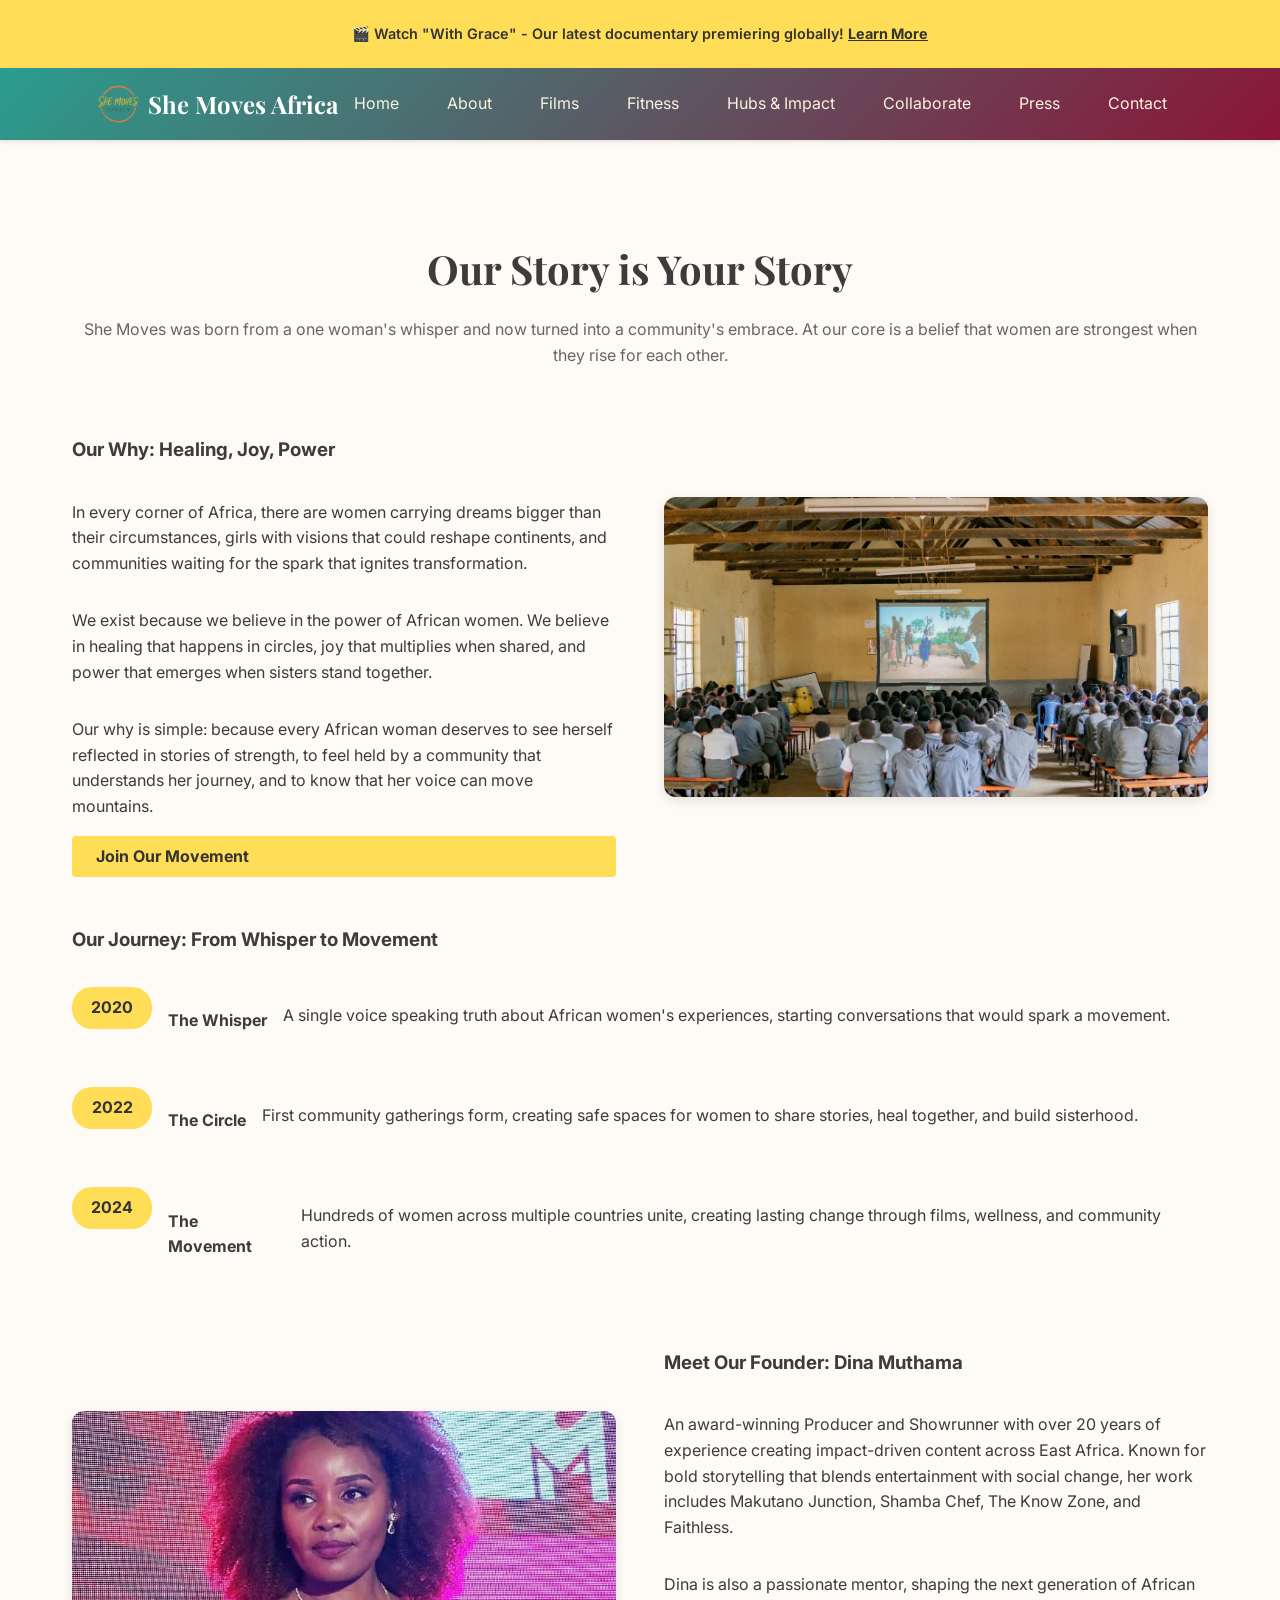
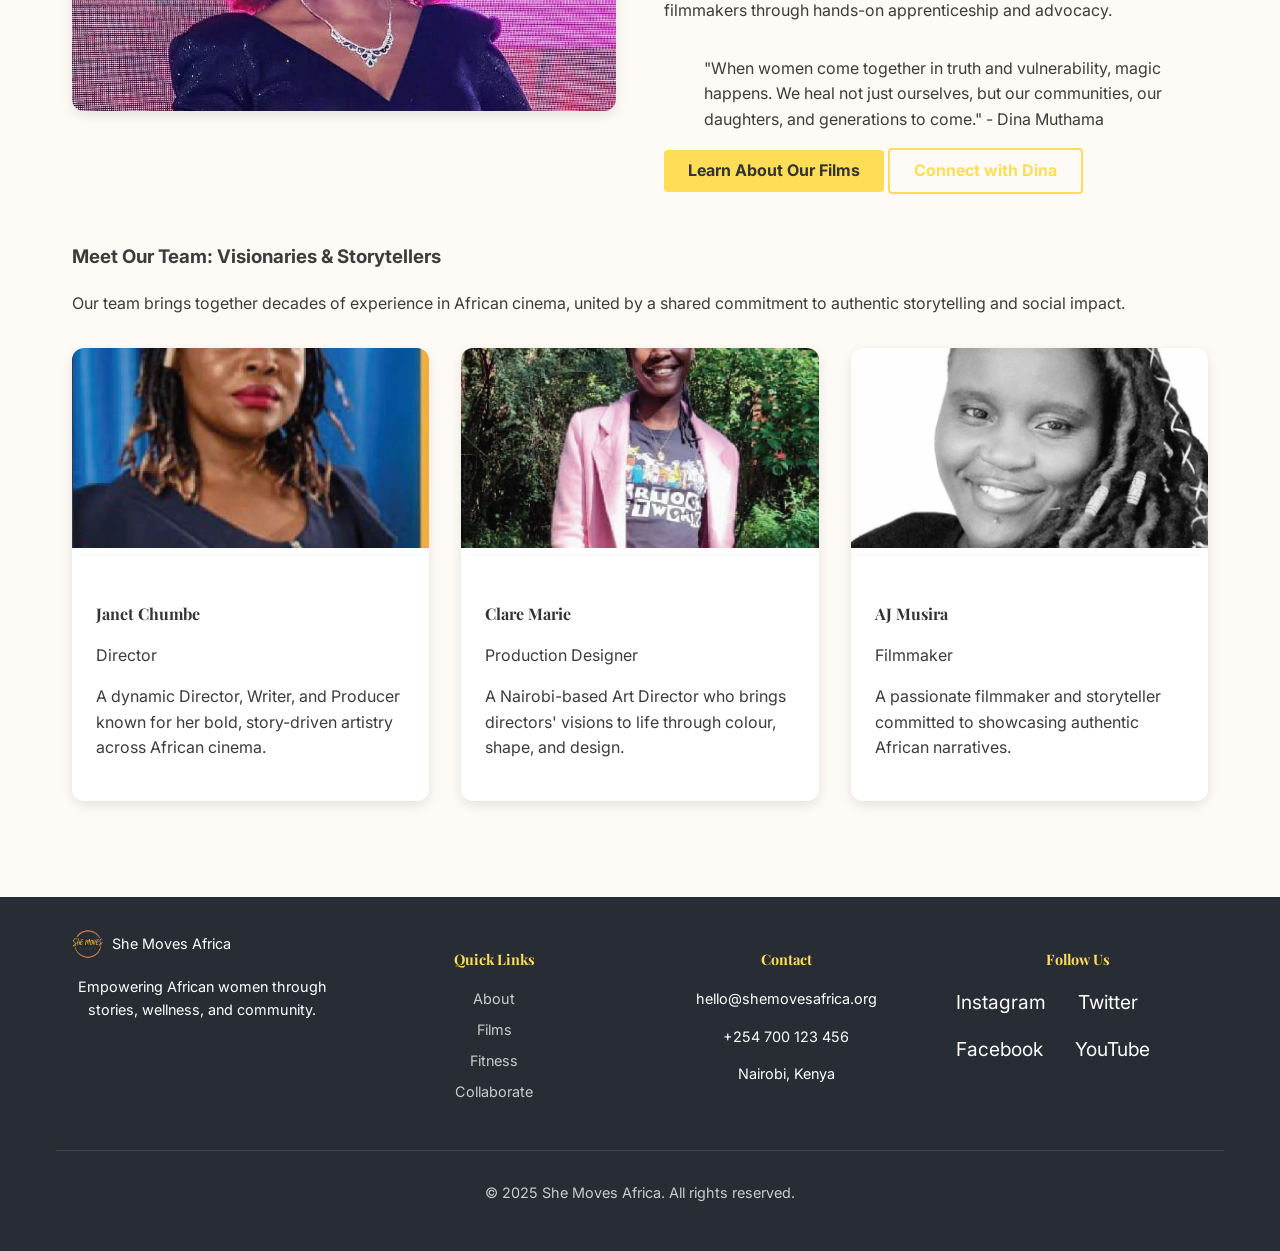
<file: about.html>
<!DOCTYPE html>
<html lang="en">
<head>
    <meta charset="UTF-8">
    <meta name="viewport" content="width=device-width, initial-scale=1.0">
    <title>About - She Moves Africa</title>
    <meta name="description" content="Learn about She Moves Africa's mission, journey, and team of visionaries dedicated to empowering African women through stories and community.">
    <link rel="stylesheet" href="css/styles.css">
    <link rel="preconnect" href="https://fonts.googleapis.com">
    <link rel="preconnect" href="https://fonts.gstatic.com" crossorigin>
    <link href="https://fonts.googleapis.com/css2?family=Inter:wght@400;500;600;700&family=Playfair+Display:wght@400;600;700&display=swap" rel="stylesheet">
</head>
<body>
    <!-- Announcement Bar -->
    <div class="announcement-bar">
        <p>🎬 Watch "With Grace" - Our latest documentary premiering globally! <a href="films.html">Learn More</a></p>
    </div>

    <!-- Header & Navigation -->
    <header class="header">
        <nav class="nav">
            <div class="nav-container">
                <div class="nav-logo">
                    <img src="images/She-Moves Logo_Clear-Background.webp" alt="She Moves Africa Logo" class="logo">
                    <span class="logo-text">She Moves Africa</span>
                </div>
                <ul class="nav-menu" id="nav-menu">
                    <li><a href="index.html" class="nav-link">Home</a></li>
                    <li><a href="about.html" class="nav-link active">About</a></li>
                    <li><a href="films.html" class="nav-link">Films</a></li>
                    <li><a href="fitness.html" class="nav-link">Fitness</a></li>
                    <li><a href="hubs-impact.html" class="nav-link">Hubs & Impact</a></li>
                    <li><a href="collaborate.html" class="nav-link">Collaborate</a></li>
                    <li><a href="press.html" class="nav-link">Press</a></li>
                    <li><a href="contact.html" class="nav-link">Contact</a></li>
                </ul>
                <div class="nav-toggle" id="nav-toggle">
                    <span class="bar"></span>
                    <span class="bar"></span>
                    <span class="bar"></span>
                </div>
            </div>
        </nav>
    </header>

    <!-- Main Content -->
    <main>
        <!-- About Section -->
        <section id="about" class="section">
            <div class="container">
                <div class="section-header">
                    <h1 class="section-title">Our Story is Your Story</h1>
                    <p class="section-subtitle">She Moves was born from a one woman's whisper and now turned into a community's embrace. At our core is a belief that women are strongest when they rise for each other.</p>
                </div>
                
                <!-- Our Why -->
                <div class="two-column">
                    <div class="column">
                        <h3>Our Why: Healing, Joy, Power</h3>
                        <p>In every corner of Africa, there are women carrying dreams bigger than their circumstances, girls with visions that could reshape continents, and communities waiting for the spark that ignites transformation.</p>
                        <p>We exist because we believe in the power of African women. We believe in healing that happens in circles, joy that multiplies when shared, and power that emerges when sisters stand together.</p>
                        <p>Our why is simple: because every African woman deserves to see herself reflected in stories of strength, to feel held by a community that understands her journey, and to know that her voice can move mountains.</p>
                        <a href="collaborate.html" class="btn btn-primary">Join Our Movement</a>
                    </div>
                    <div class="column">
                        <img src="images/community-screening.jpg" alt="Community Gathering" class="about-image">
                    </div>
                </div>
                
                <!-- Journey Timeline -->
                <div class="timeline-section">
                    <h3>Our Journey: From Whisper to Movement</h3>
                    <div class="timeline">
                        <div class="timeline-item">
                            <div class="timeline-year">2020</div>
                            <h4>The Whisper</h4>
                            <p>A single voice speaking truth about African women's experiences, starting conversations that would spark a movement.</p>
                        </div>
                        <div class="timeline-item">
                            <div class="timeline-year">2022</div>
                            <h4>The Circle</h4>
                            <p>First community gatherings form, creating safe spaces for women to share stories, heal together, and build sisterhood.</p>
                        </div>
                        <div class="timeline-item">
                            <div class="timeline-year">2024</div>
                            <h4>The Movement</h4>
                            <p>Hundreds of women across multiple countries unite, creating lasting change through films, wellness, and community action.</p>
                        </div>
                    </div>
                </div>
                
                <!-- Founder Section -->
                <div class="founder-section">
                    <div class="two-column">
                        <div class="column">
                            <img src="images/Dina-Muthama-01.jpg" alt="Dina Muthama - Founder" class="founder-image">
                        </div>
                        <div class="column">
                            <h3>Meet Our Founder: Dina Muthama</h3>
                            <p>An award-winning Producer and Showrunner with over 20 years of experience creating impact-driven content across East Africa. Known for bold storytelling that blends entertainment with social change, her work includes Makutano Junction, Shamba Chef, The Know Zone, and Faithless.</p>
                            <p>Dina is also a passionate mentor, shaping the next generation of African filmmakers through hands-on apprenticeship and advocacy.</p>
                            <blockquote>"When women come together in truth and vulnerability, magic happens. We heal not just ourselves, but our communities, our daughters, and generations to come." - Dina Muthama</blockquote>
                            <div class="founder-buttons">
                                <a href="films.html" class="btn btn-primary">Learn About Our Films</a>
                                <a href="contact.html" class="btn btn-outline">Connect with Dina</a>
                            </div>
                        </div>
                    </div>
                </div>
                
                <!-- Team Section -->
                <div class="team-section">
                    <h3>Meet Our Team: Visionaries & Storytellers</h3>
                    <p>Our team brings together decades of experience in African cinema, united by a shared commitment to authentic storytelling and social impact.</p>
                    <div class="team-grid">
                        <div class="team-member">
                            <img src="images/Janet-chumbe-01.jpg" alt="Janet Chumbe">
                            <div class="card-content">
                                <h4>Janet Chumbe</h4>
                                <p class="role">Director</p>
                                <p>A dynamic Director, Writer, and Producer known for her bold, story-driven artistry across African cinema.</p>
                            </div>
                        </div>
                        <div class="team-member">
                            <img src="images/clare-marie-01.jpg" alt="Clare Marie">
                            <div class="card-content">
                                <h4>Clare Marie</h4>
                                <p class="role">Production Designer</p>
                                <p>A Nairobi-based Art Director who brings directors' visions to life through colour, shape, and design.</p>
                            </div>
                        </div>
                        <div class="team-member">
                            <img src="images/AJ-Musira-01.jpg" alt="AJ Musira">
                            <div class="card-content">
                                <h4>AJ Musira</h4>
                                <p class="role">Filmmaker</p>
                                <p>A passionate filmmaker and storyteller committed to showcasing authentic African narratives.</p>
                            </div>
                        </div>
                    </div>
                </div>
            </div>
        </section>
    </main>

    <!-- Footer -->
    <footer class="footer">
        <div class="container">
            <div class="footer-content">
                <div class="footer-section">
                    <div class="footer-logo">
                        <img src="images/She-Moves Logo_Clear-Background.webp" alt="She Moves Africa Logo">
                        <span>She Moves Africa</span>
                    </div>
                    <p>Empowering African women through stories, wellness, and community.</p>
                </div>
                <div class="footer-section">
                    <h4>Quick Links</h4>
                    <ul>
                        <li><a href="about.html">About</a></li>
                        <li><a href="films.html">Films</a></li>
                        <li><a href="fitness.html">Fitness</a></li>
                        <li><a href="collaborate.html">Collaborate</a></li>
                    </ul>
                </div>
                <div class="footer-section">
                    <h4>Contact</h4>
                    <p>hello@shemovesafrica.org</p>
                    <p>+254 700 123 456</p>
                    <p>Nairobi, Kenya</p>
                </div>
                <div class="footer-section">
                    <h4>Follow Us</h4>
                    <div class="social-links">
                        <a href="#" class="social-link">Instagram</a>
                        <a href="#" class="social-link">Twitter</a>
                        <a href="#" class="social-link">Facebook</a>
                        <a href="#" class="social-link">YouTube</a>
                    </div>
                </div>
            </div>
            <div class="footer-bottom">
                <p>&copy; 2025 She Moves Africa. All rights reserved.</p>
            </div>
        </div>
    </footer>

    <script src="js/script.js"></script>
</body>
</html>
</file>
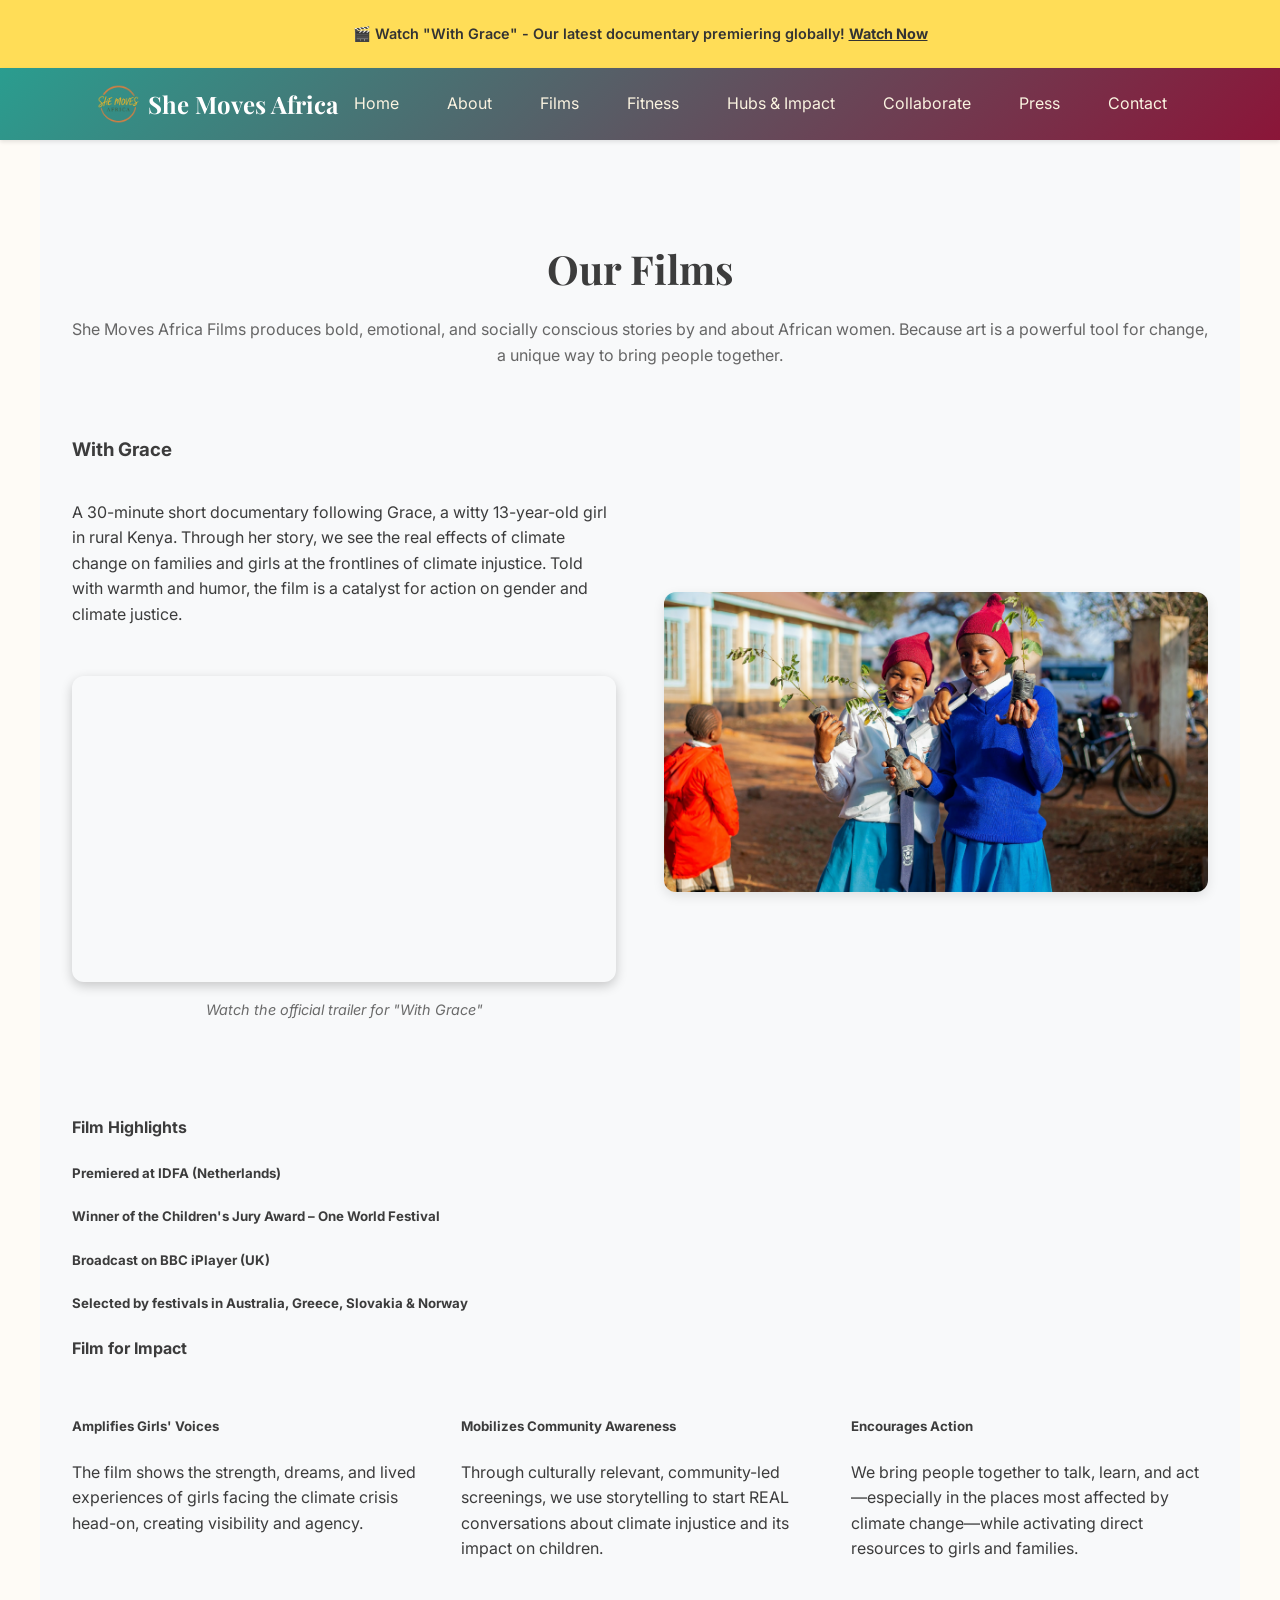
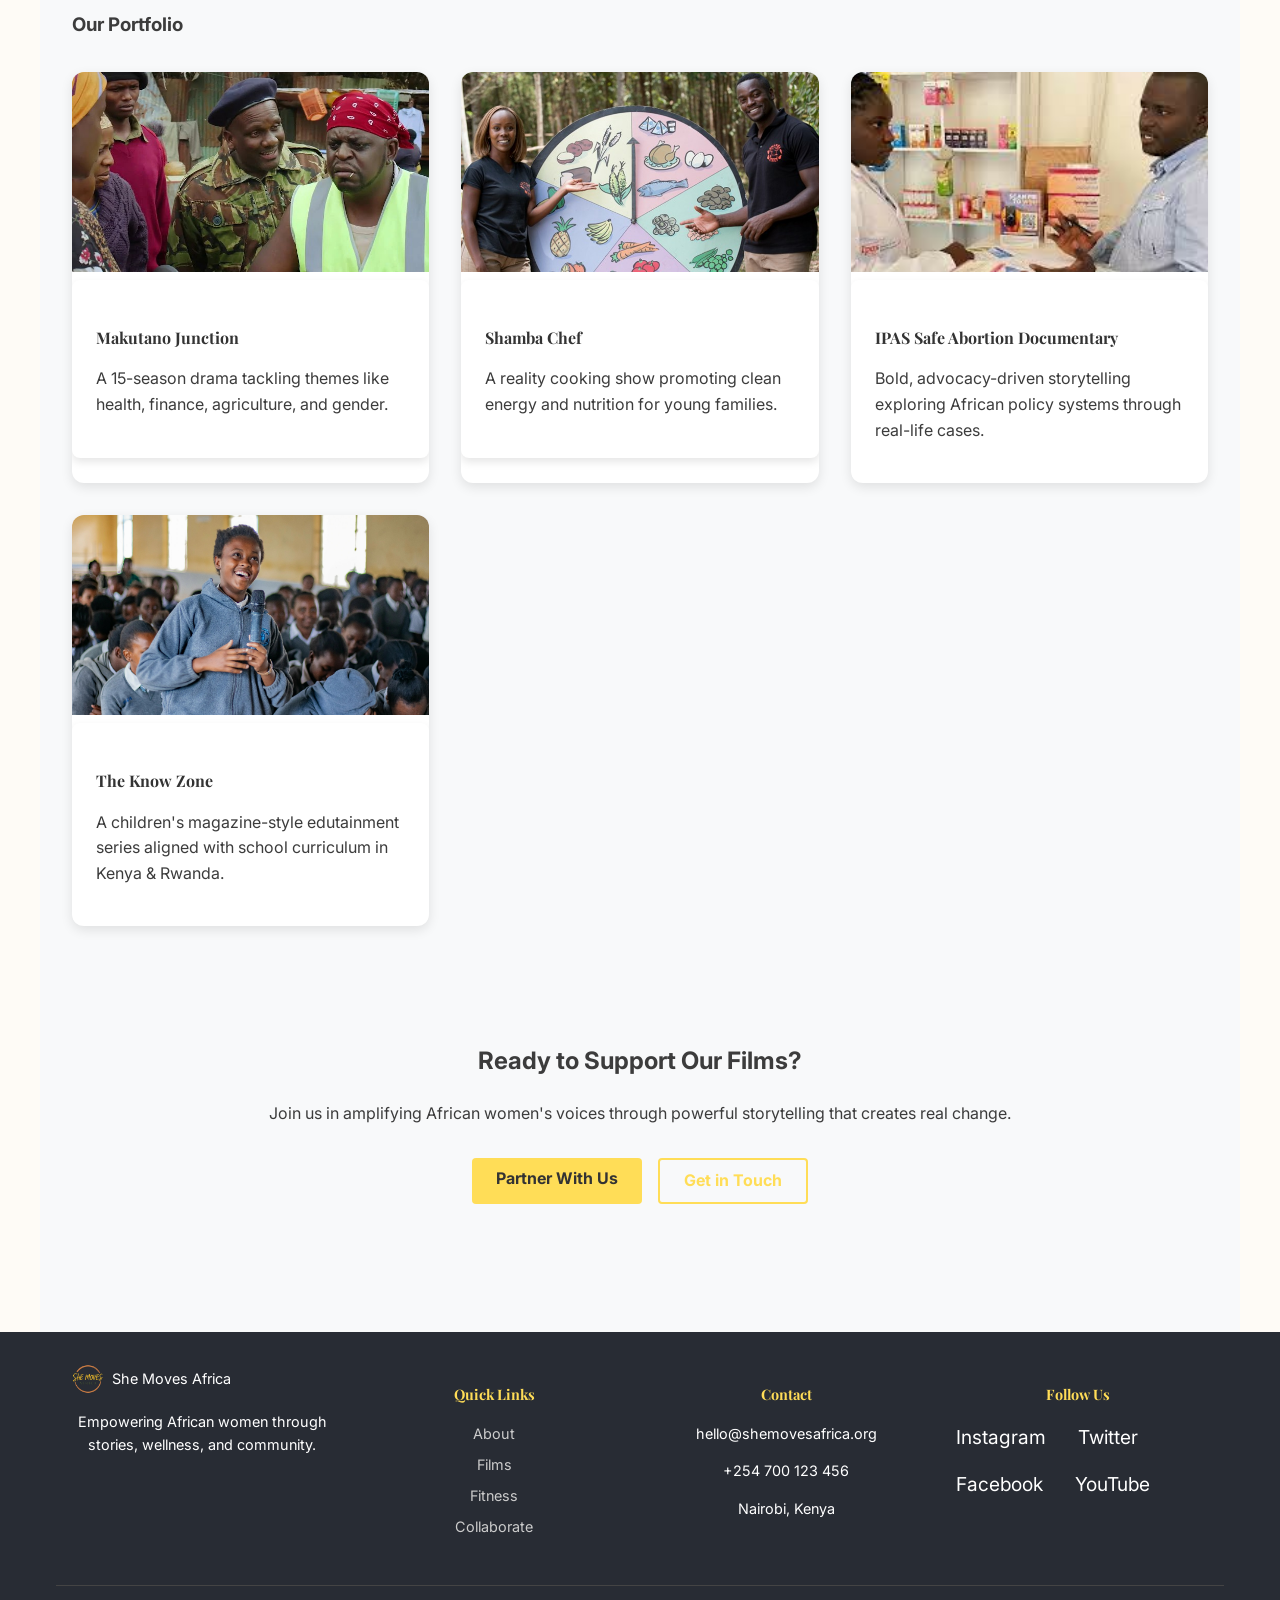
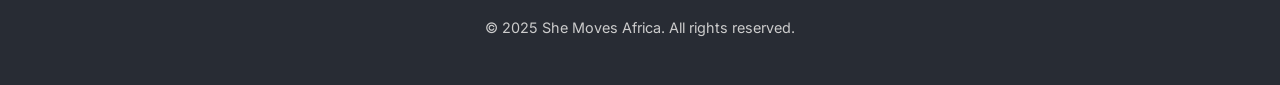
<file: films.html>
<!DOCTYPE html>
<html lang="en">
<head>
    <meta charset="UTF-8">
    <meta name="viewport" content="width=device-width, initial-scale=1.0">
    <title>Films - She Moves Africa</title>
    <meta name="description" content="Discover She Moves Africa Films - bold, emotional, and socially conscious stories by and about African women, including our award-winning documentary 'With Grace'.">
    <link rel="stylesheet" href="css/styles.css">
    <link rel="preconnect" href="https://fonts.googleapis.com">
    <link rel="preconnect" href="https://fonts.gstatic.com" crossorigin>
    <link href="https://fonts.googleapis.com/css2?family=Inter:wght@400;500;600;700&family=Playfair+Display:wght@400;600;700&display=swap" rel="stylesheet">
</head>
<body>
    <!-- Announcement Bar -->
    <div class="announcement-bar">
        <p>🎬 Watch "With Grace" - Our latest documentary premiering globally! <a href="#with-grace">Watch Now</a></p>
    </div>

    <!-- Header & Navigation -->
    <header class="header">
        <nav class="nav">
            <div class="nav-container">
                <div class="nav-logo">
                    <img src="images/She-Moves Logo_Clear-Background.webp" alt="She Moves Africa Logo" class="logo">
                    <span class="logo-text">She Moves Africa</span>
                </div>
                <ul class="nav-menu" id="nav-menu">
                    <li><a href="index.html" class="nav-link">Home</a></li>
                    <li><a href="about.html" class="nav-link">About</a></li>
                    <li><a href="films.html" class="nav-link active">Films</a></li>
                    <li><a href="fitness.html" class="nav-link">Fitness</a></li>
                    <li><a href="hubs-impact.html" class="nav-link">Hubs & Impact</a></li>
                    <li><a href="collaborate.html" class="nav-link">Collaborate</a></li>
                    <li><a href="press.html" class="nav-link">Press</a></li>
                    <li><a href="contact.html" class="nav-link">Contact</a></li>
                </ul>
                <div class="nav-toggle" id="nav-toggle">
                    <span class="bar"></span>
                    <span class="bar"></span>
                    <span class="bar"></span>
                </div>
            </div>
        </nav>
    </header>

    <!-- Main Content -->
    <main>
        <!-- Films Section -->
        <section id="films" class="section bg-light">
            <div class="container">
                <div class="section-header">
                    <h1 class="section-title">Our Films</h1>
                    <p class="section-subtitle">She Moves Africa Films produces bold, emotional, and socially conscious stories by and about African women. Because art is a powerful tool for change, a unique way to bring people together.</p>
                </div>
                
                <!-- Main Film: With Grace -->
                <div class="featured-film" id="with-grace">
                    <div class="two-column">
                        <div class="column">
                            <h3>With Grace</h3>
                            <p>A 30-minute short documentary following Grace, a witty 13-year-old girl in rural Kenya. Through her story, we see the real effects of climate change on families and girls at the frontlines of climate injustice. Told with warmth and humor, the film is a catalyst for action on gender and climate justice.</p>
                            <div class="film-trailer">
                                <div class="video-container">
                                    <iframe src="https://player.vimeo.com/video/differmedia/withgracethefilm" 
                                            width="640" 
                                            height="360" 
                                            frameborder="0" 
                                            allow="autoplay; fullscreen; picture-in-picture" 
                                            allowfullscreen
                                            title="With Grace - Documentary Trailer">
                                    </iframe>
                                </div>
                                <p class="trailer-caption">Watch the official trailer for "With Grace"</p>
                            </div>
                        </div>
                        <div class="column">
                            <img src="images/With-Grace~1.jpg" alt="With Grace Documentary" class="film-image">
                        </div>
                    </div>
                    
                    <!-- Film Highlights -->
                    <div class="film-highlights">
                        <h4>Film Highlights</h4>
                        <div class="highlights-grid">
                            <div class="highlight-item">
                                <h5>Premiered at IDFA (Netherlands)</h5>
                            </div>
                            <div class="highlight-item">
                                <h5>Winner of the Children's Jury Award – One World Festival</h5>
                            </div>
                            <div class="highlight-item">
                                <h5>Broadcast on BBC iPlayer (UK)</h5>
                            </div>
                            <div class="highlight-item">
                                <h5>Selected by festivals in Australia, Greece, Slovakia & Norway</h5>
                            </div>
                        </div>
                    </div>
                    
                    <!-- Film Impact -->
                    <div class="film-impact">
                        <h4>Film for Impact</h4>
                        <div class="impact-grid">
                            <div class="impact-item">
                                <h5>Amplifies Girls' Voices</h5>
                                <p>The film shows the strength, dreams, and lived experiences of girls facing the climate crisis head-on, creating visibility and agency.</p>
                            </div>
                            <div class="impact-item">
                                <h5>Mobilizes Community Awareness</h5>
                                <p>Through culturally relevant, community-led screenings, we use storytelling to start REAL conversations about climate injustice and its impact on children.</p>
                            </div>
                            <div class="impact-item">
                                <h5>Encourages Action</h5>
                                <p>We bring people together to talk, learn, and act—especially in the places most affected by climate change—while activating direct resources to girls and families.</p>
                            </div>
                        </div>
                    </div>
                </div>
                
                <!-- Other Films Portfolio -->
                <div class="films-portfolio">
                    <h3>Our Portfolio</h3>
                    <div class="films-grid">
                        <div class="film-card">
                            <img src="images/makutano-junction.jpg" alt="Makutano Junction">
                            <div class="card-content">
                                <h4>Makutano Junction</h4>
                                <p>A 15-season drama tackling themes like health, finance, agriculture, and gender.</p>
                            </div>
                        </div>
                        <div class="film-card">
                            <img src="images/Presenters-Shamba-Chef-copy~1.jpg" alt="Shamba Chef">
                            <div class="card-content">
                                <h4>Shamba Chef</h4>
                                <p>A reality cooking show promoting clean energy and nutrition for young families.</p>
                            </div>
                        </div>
                        <div class="film-card">
                            <img src="images/IPAS-Safe-Abortion-Documentary~1.jpg" alt="IPAS Safe Abortion Documentary">
                            <div class="card-content">
                                <h4>IPAS Safe Abortion Documentary</h4>
                                <p>Bold, advocacy-driven storytelling exploring African policy systems through real-life cases.</p>
                            </div>
                        </div>
                        <div class="film-card">
                            <img src="images/school-girls-2.jpg" alt="The Know Zone">
                            <div class="card-content">
                                <h4>The Know Zone</h4>
                                <p>A children's magazine-style edutainment series aligned with school curriculum in Kenya & Rwanda.</p>
                            </div>
                        </div>
                    </div>
                </div>

                <!-- Call to Action -->
                <div class="section" style="text-align: center; padding: 4rem 0;">
                    <h2>Ready to Support Our Films?</h2>
                    <p>Join us in amplifying African women's voices through powerful storytelling that creates real change.</p>
                    <div class="hero-buttons">
                        <a href="collaborate.html" class="btn btn-primary">Partner With Us</a>
                        <a href="contact.html" class="btn btn-outline">Get in Touch</a>
                    </div>
                </div>
            </div>
        </section>
    </main>

    <!-- Footer -->
    <footer class="footer">
        <div class="container">
            <div class="footer-content">
                <div class="footer-section">
                    <div class="footer-logo">
                        <img src="images/She-Moves Logo_Clear-Background.webp" alt="She Moves Africa Logo">
                        <span>She Moves Africa</span>
                    </div>
                    <p>Empowering African women through stories, wellness, and community.</p>
                </div>
                <div class="footer-section">
                    <h4>Quick Links</h4>
                    <ul>
                        <li><a href="about.html">About</a></li>
                        <li><a href="films.html">Films</a></li>
                        <li><a href="fitness.html">Fitness</a></li>
                        <li><a href="collaborate.html">Collaborate</a></li>
                    </ul>
                </div>
                <div class="footer-section">
                    <h4>Contact</h4>
                    <p>hello@shemovesafrica.org</p>
                    <p>+254 700 123 456</p>
                    <p>Nairobi, Kenya</p>
                </div>
                <div class="footer-section">
                    <h4>Follow Us</h4>
                    <div class="social-links">
                        <a href="#" class="social-link">Instagram</a>
                        <a href="#" class="social-link">Twitter</a>
                        <a href="#" class="social-link">Facebook</a>
                        <a href="#" class="social-link">YouTube</a>
                    </div>
                </div>
            </div>
            <div class="footer-bottom">
                <p>&copy; 2025 She Moves Africa. All rights reserved.</p>
            </div>
        </div>
    </footer>

    <script src="js/script.js"></script>
</body>
</html>
</file>
<file: css/styles.css>
/* ========== Global Variables ========== */
:root {
    /* She Moves Africa Brand Colors */
    --primary-gold: #D4A574;
    --secondary-gold: #E8C090;
    --tertiary-gold: #F5E6D3;
    --accent-coral: #F4A261;
    --deep-teal: #2A9D8F;
    --sage-green: #8AB17D;
    --warm-terracotta: #E76F51;
    --rich-burgundy: #8B1538;
    --cream: #FAF3E0;
    --soft-beige: #F7EFE5;
    --charcoal: #2F2F2F;
    --warm-white: #FEFBF6;
    --text-dark: #3C3C3C;
    --text-light: #6B6B6B;
}

/* ========== Base Styles ========== */
body {
    font-family: 'Inter', sans-serif;
    background-color: var(--warm-white);
    color: var(--text-dark);
    margin: 0;
    padding: 0;
    overflow-x: hidden;
    line-height: 1.6;
}

* {
    box-sizing: border-box;
}

html {
    scroll-behavior: smooth;
}


header {
    background: linear-gradient(135deg, var(--deep-teal) 0%, var(--rich-burgundy) 100%);
    background-color: #282c34;
    color: white;
    padding: 1rem 0;
    position: sticky;
    top: 0;
    width: 100%;
    box-shadow: 0 2px 4px rgba(0,0,0,0.1);
    z-index: 10;
}

.nav {
    display: flex;
    justify-content: space-between;
    align-items: center;
    max-width: 1200px;
    margin: 0 auto;
    padding: 0 1rem;
}

.nav ul {
    list-style: none;
    display: flex;
    gap: 1rem;
    margin: 0;
}

.nav a {
    color: var(--cream);
    text-decoration: none;
    transition: color 0.3s;
    padding: 0.5rem 1rem;
    border-radius: 4px;
}

.nav a:hover {
    background-color: var(--accent-coral);
    color: var(--charcoal);
}

.hero-section {
    height: 100vh;
    display: flex;
    align-items: center;
    justify-content: center;
    text-align: center;
    background: linear-gradient(rgba(0,0,0,0.5), rgba(0,0,0,0.5)), url('../images/MTV-Shuga-Mashariki-Hero-Banner.webp') no-repeat center center/cover;
    color: white;
}

.hero-section h1 {
    font-size: 3.5rem;
    max-width: 600px;
    margin: 0 auto;
    font-family: 'Playfair Display', serif;
    letter-spacing: 2px;
    line-height: 1.2;
}

.hero-buttons .btn {
    margin-top: 1rem;
}

.section {
    padding: 4rem 1rem;
    max-width: 1200px;
    margin: 0 auto;
}

.section-title {
    font-size: 2.5rem;
    margin-bottom: 1rem;
    text-align: center;
    font-family: 'Playfair Display', serif;
}

.section-subtitle {
    margin-bottom: 2rem;
    color: #666;
    text-align: center;
}

.card-content {
    background-color: var(--cream);
    border-radius: 8px;
    box-shadow: 0 4px 8px rgba(0,0,0,0.1);
    padding: 2rem;
    transition: transform 0.3s ease;
}

.card-content:hover {
    transform: translateY(-10px);
}

.carousel-section {
    position: relative;
    overflow: hidden;
}

.carousel-item img {
    display: block;
    width: 100%;
    height: auto;
    border-radius: 8px;
}

.carousel-controls {
    position: absolute;
    top: 50%;
    width: 100%;
    display: flex;
    justify-content: space-between;
    transform: translateY(-50%);
}

.carousel-btn {
    background-color: rgba(0,0,0,0.5);
    border: none;
    color: white;
    padding: 0.5rem 1rem;
    cursor: pointer;
    transition: background-color 0.3s ease;
}

.carousel-btn:hover {
    background-color: rgba(0,0,0,0.8);
}

.footer {
    background-color: #282c34;
    color: white;
    padding: 2rem 0;
    text-align: center;
    font-size: 0.9rem;
}

.footer .social-link {
    margin: 0 0.5rem;
    color: inherit;
    text-decoration: none;
    font-size: 1.2rem;
}

.footer .social-link:hover {
    color: #ffdd57;
}

.btn {
    display: inline-block;
    background-color: #ffdd57;
    color: #333;
    padding: 0.5rem 1.5rem;
    border-radius: 4px;
    transition: background-color 0.3s, transform 0.3s;
    font-weight: bold;
    text-decoration: none;
}

.btn:hover {
    background-color: #e6c54f;
    transform: translateY(-2px);
}

/* Reset and base styles */
* {
    box-sizing: border-box;
}

/* Announcement bar */
.announcement-bar {
    background-color: #ffdd57;
    color: #333;
    text-align: center;
    padding: 0.5rem;
    font-size: 0.9rem;
    font-weight: 600;
}

.announcement-bar a {
    color: #333;
    text-decoration: underline;
    font-weight: bold;
}

/* Navigation */
.nav-container {
    display: flex;
    justify-content: space-between;
    align-items: center;
    max-width: 1200px;
    margin: 0 auto;
    padding: 0 1rem;
}

.nav-logo {
    display: flex;
    align-items: center;
    gap: 0.5rem;
}

.logo {
    height: 40px;
    width: auto;
}

.logo-text {
    font-size: 1.5rem;
    font-weight: bold;
    font-family: 'Playfair Display', serif;
}

.nav-menu {
    list-style: none;
    display: flex;
    gap: 1rem;
    margin: 0;
    padding: 0;
}

.nav-toggle {
    display: none;
    flex-direction: column;
    cursor: pointer;
}

.bar {
    width: 25px;
    height: 3px;
    background-color: white;
    margin: 3px 0;
    transition: 0.3s;
}

/* Hero section improvements */
.hero-content {
    position: relative;
    z-index: 2;
    max-width: 800px;
    margin: 0 auto;
    padding: 0 1rem;
}

.hero-overlay {
    position: absolute;
    top: 0;
    left: 0;
    width: 100%;
    height: 100%;
    background: rgba(0,0,0,0.4);
    z-index: 1;
}

.hero-title {
    font-size: 3.5rem;
    margin-bottom: 1rem;
    font-family: 'Playfair Display', serif;
    letter-spacing: 2px;
}

.hero-subtitle {
    font-size: 1.2rem;
    margin-bottom: 2rem;
    max-width: 600px;
    margin-left: auto;
    margin-right: auto;
}

.hero-buttons {
    display: flex;
    gap: 1rem;
    justify-content: center;
    flex-wrap: wrap;
}

/* Button styles */
.btn-primary {
    background-color: #ffdd57;
    color: #333;
}

.btn-secondary {
    background-color: transparent;
    color: white;
    border: 2px solid white;
}

.btn-secondary:hover {
    background-color: white;
    color: #333;
}

.btn-outline {
    background-color: transparent;
    color: #ffdd57;
    border: 2px solid #ffdd57;
}

.btn-outline:hover {
    background-color: #ffdd57;
    color: #333;
}

.btn-full {
    width: 100%;
}

/* Carousel */
.carousel {
    position: relative;
    width: 100%;
    max-width: 800px;
    margin: 0 auto;
}

.carousel-item {
    opacity: 0;
    position: absolute;
    transition: opacity 0.5s ease;
    width: 100%;
}

.carousel-item.active {
    opacity: 1;
    position: relative;
}

.carousel-item img {
    width: 100%;
    height: 300px;
    object-fit: cover;
    border-radius: 12px;
}

.carousel-content {
    padding: 1.5rem;
    background-color: white;
    margin-top: -50px;
    position: relative;
    z-index: 2;
    border-radius: 0 0 12px 12px;
    box-shadow: 0 4px 12px rgba(0,0,0,0.1);
}

.carousel-content h3 {
    color: #333;
    margin-bottom: 0.5rem;
    font-family: 'Playfair Display', serif;
}

/* Improved card padding */
.card-content {
    padding: 1.5rem;
    border-radius: 8px;
    background-color: white;
    box-shadow: 0 4px 8px rgba(0,0,0,0.1);
}

.film-card .card-content,
.offering-card .card-content,
.impact-card .card-content,
.way-card .card-content,
.team-member .card-content {
    padding: 1.5rem;
}

/* Two column layouts */
.two-column {
    display: grid;
    grid-template-columns: 1fr 1fr;
    gap: 3rem;
    align-items: center;
    margin: 3rem 0;
}

.column {
    display: flex;
    flex-direction: column;
}

.about-image,
.founder-image,
.film-image,
.partnership-image,
.impact-image {
    width: 100%;
    height: 300px;
    object-fit: cover;
    border-radius: 12px;
    box-shadow: 0 4px 12px rgba(0,0,0,0.1);
}

/* Grid layouts */
.films-grid,
.offerings-grid,
.impact-grid,
.ways-grid,
.team-grid {
    display: grid;
    grid-template-columns: repeat(auto-fit, minmax(300px, 1fr));
    gap: 2rem;
    margin: 2rem 0;
}

.film-card,
.offering-card,
.impact-card,
.way-card,
.team-member {
    background-color: white;
    border-radius: 12px;
    box-shadow: 0 4px 12px rgba(0,0,0,0.1);
    overflow: hidden;
    transition: transform 0.3s ease, box-shadow 0.3s ease;
}

.film-card:hover,
.offering-card:hover,
.impact-card:hover,
.way-card:hover,
.team-member:hover {
    transform: translateY(-5px);
    box-shadow: 0 8px 25px rgba(0,0,0,0.15);
}

.film-card img,
.offering-card img,
.impact-card img,
.team-member img {
    width: 100%;
    height: 200px;
    object-fit: cover;
}

.card-content {
    padding: 1.5rem;
}

.card-content h4 {
    margin-bottom: 0.5rem;
    color: #333;
    font-family: 'Playfair Display', serif;
}

/* Stats section */
.stats-grid {
    display: grid;
    grid-template-columns: repeat(auto-fit, minmax(200px, 1fr));
    gap: 2rem;
    margin: 2rem 0;
}

.stat-item {
    text-align: center;
    padding: 2rem;
    background-color: white;
    border-radius: 12px;
    box-shadow: 0 4px 12px rgba(0,0,0,0.1);
}

.stat-number {
    font-size: 3rem;
    font-weight: bold;
    color: #ffdd57;
    display: block;
    font-family: 'Playfair Display', serif;
}

.stat-label {
    font-size: 1rem;
    color: #666;
    margin-top: 0.5rem;
}

 /* Timeline */
.timeline {
    position: relative;
    margin: 2rem 0;
}

.timeline-item {
    display: flex;
    margin-bottom: 2rem;
    align-items: flex-start;
    gap: 1rem;
}

.timeline-year {
    background-color: #ffdd57;
    color: #333;
    padding: 0.5rem 1rem;
    border-radius: 20px;
    font-weight: bold;
    min-width: 80px;
    text-align: center;
}

/* Contact form */
.contact-form {
    background-color: white;
    padding: 2rem;
    border-radius: 12px;
    box-shadow: 0 4px 12px rgba(0,0,0,0.1);
}

.form-row {
    display: grid;
    grid-template-columns: 1fr 1fr;
    gap: 1rem;
}

.form-group {
    margin-bottom: 1rem;
}

.form-group label {
    display: block;
    margin-bottom: 0.5rem;
    font-weight: 600;
    color: #333;
}

.form-group input,
.form-group textarea {
    width: 100%;
    padding: 0.75rem;
    border: 1px solid #ddd;
    border-radius: 6px;
    font-family: inherit;
    font-size: 1rem;
    transition: border-color 0.3s;
}

.form-group input:focus,
.form-group textarea:focus {
    outline: none;
    border-color: #ffdd57;
}

/* Contact info */
.contact-info {
    padding: 1rem 0;
}

.contact-item {
    display: flex;
    align-items: flex-start;
    gap: 1rem;
    margin-bottom: 1.5rem;
}

.contact-icon {
    font-size: 1.5rem;
    width: 40px;
    text-align: center;
}

.contact-details h4 {
    margin: 0 0 0.5rem 0;
    color: #333;
}

.contact-details p {
    margin: 0.25rem 0;
    color: #666;
}

.contact-note {
    font-size: 0.9rem;
    font-style: italic;
}

/* Footer */
.footer-content {
    display: grid;
    grid-template-columns: repeat(auto-fit, minmax(250px, 1fr));
    gap: 2rem;
    max-width: 1200px;
    margin: 0 auto;
    padding: 0 1rem;
}

.footer-section h4 {
    margin-bottom: 1rem;
    color: #ffdd57;
    font-family: 'Playfair Display', serif;
}

.footer-section ul {
    list-style: none;
    padding: 0;
}

.footer-section ul li {
    margin-bottom: 0.5rem;
}

.footer-section a {
    color: #ccc;
    text-decoration: none;
    transition: color 0.3s;
}

.footer-section a:hover {
    color: #ffdd57;
}

.footer-logo {
    display: flex;
    align-items: center;
    gap: 0.5rem;
    margin-bottom: 1rem;
}

.footer-logo img {
    height: 30px;
    width: auto;
}

.footer-bottom {
    border-top: 1px solid #444;
    margin-top: 2rem;
    padding-top: 1rem;
    text-align: center;
    color: #ccc;
}

.social-links {
    display: flex;
    gap: 1rem;
    flex-wrap: wrap;
}

/* Section backgrounds */
.bg-light {
    background-color: #f8f9fa;
}

/* Container */
.container {
    max-width: 1200px;
    margin: 0 auto;
    padding: 0 1rem;
}

/* Responsive design */
@media (max-width: 768px) {
    .nav-menu {
        position: fixed;
        left: -100%;
        top: 70px;
        flex-direction: column;
        background-color: #282c34;
        width: 100%;
        text-align: center;
        transition: 0.3s;
        box-shadow: 0 10px 27px rgba(0,0,0,0.05);
        padding: 2rem 0;
    }

    .nav-menu.active {
        left: 0;
    }

    .nav-toggle {
        display: flex;
    }

    .hero-title {
        font-size: 2.5rem;
    }

    .hero-subtitle {
        font-size: 1rem;
    }

    .two-column {
        grid-template-columns: 1fr;
        gap: 2rem;
    }

    .form-row {
        grid-template-columns: 1fr;
    }

    .hero-buttons {
        flex-direction: column;
        align-items: center;
    }

    .section {
        padding: 2rem 1rem;
    }

    .section-title {
        font-size: 2rem;
    }
}

@media (max-width: 480px) {
    .hero-title {
        font-size: 2rem;
    }

    .films-grid,
    .offerings-grid,
    .impact-grid,
    .ways-grid {
        grid-template-columns: 1fr;
    }
}

/* Smooth scrolling */
html {
    scroll-behavior: smooth;
}

/* Focus styles for accessibility */
a:focus,
button:focus,
input:focus,
textarea:focus {
    outline: 2px solid #ffdd57;
    outline-offset: 2px;
}

/* Video embed styles */
.film-trailer {
    margin: 2rem 0;
}

.video-container {
    position: relative;
    width: 100%;
    height: 0;
    padding-bottom: 56.25%; /* 16:9 aspect ratio */
    overflow: hidden;
    border-radius: 12px;
    box-shadow: 0 4px 12px rgba(0,0,0,0.2);
}

.video-container iframe {
    position: absolute;
    top: 0;
    left: 0;
    width: 100%;
    height: 100%;
    border: none;
}

.trailer-caption {
    text-align: center;
    font-style: italic;
    color: var(--text-light);
    margin-top: 1rem;
    font-size: 0.9rem;
}

/* Mobile video adjustments */
@media (max-width: 768px) {
    .film-trailer {
        margin: 1.5rem 0;
    }
    
    .video-container {
        border-radius: 8px;
    }
}
</file>
